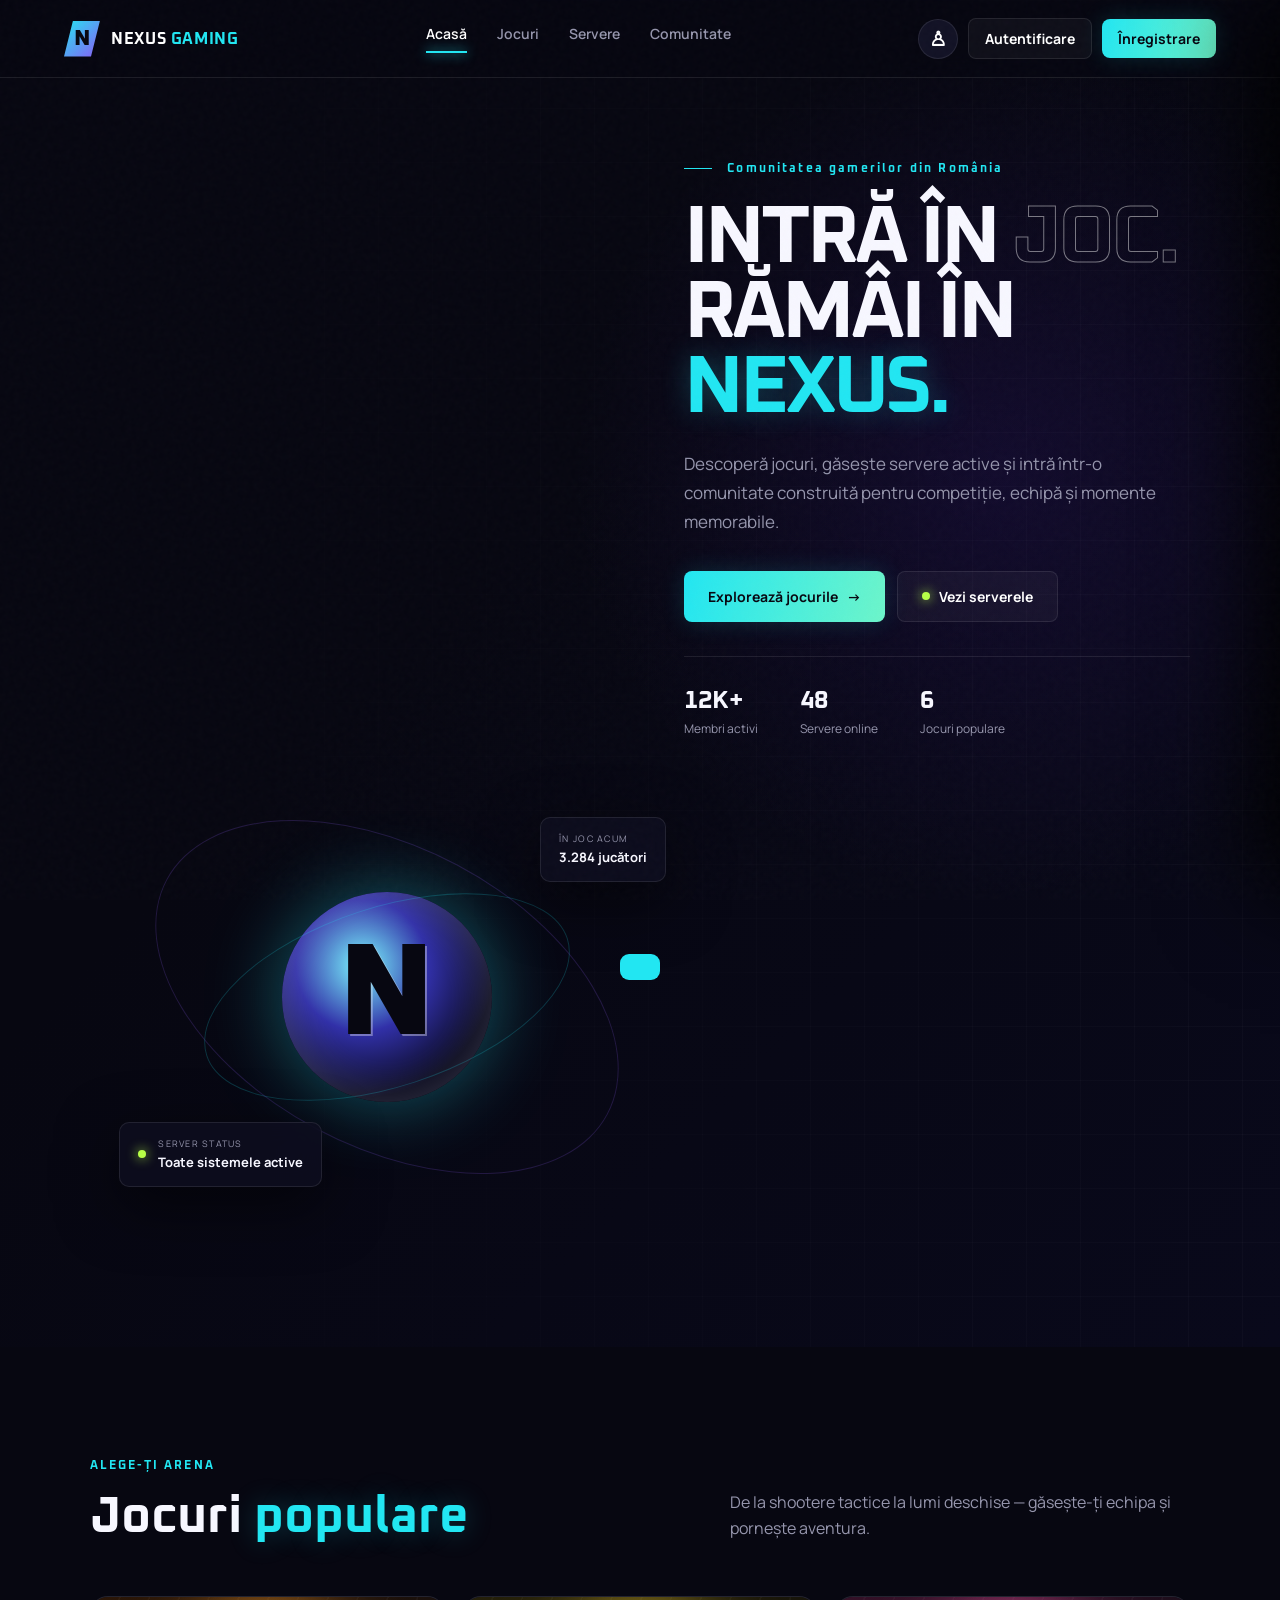
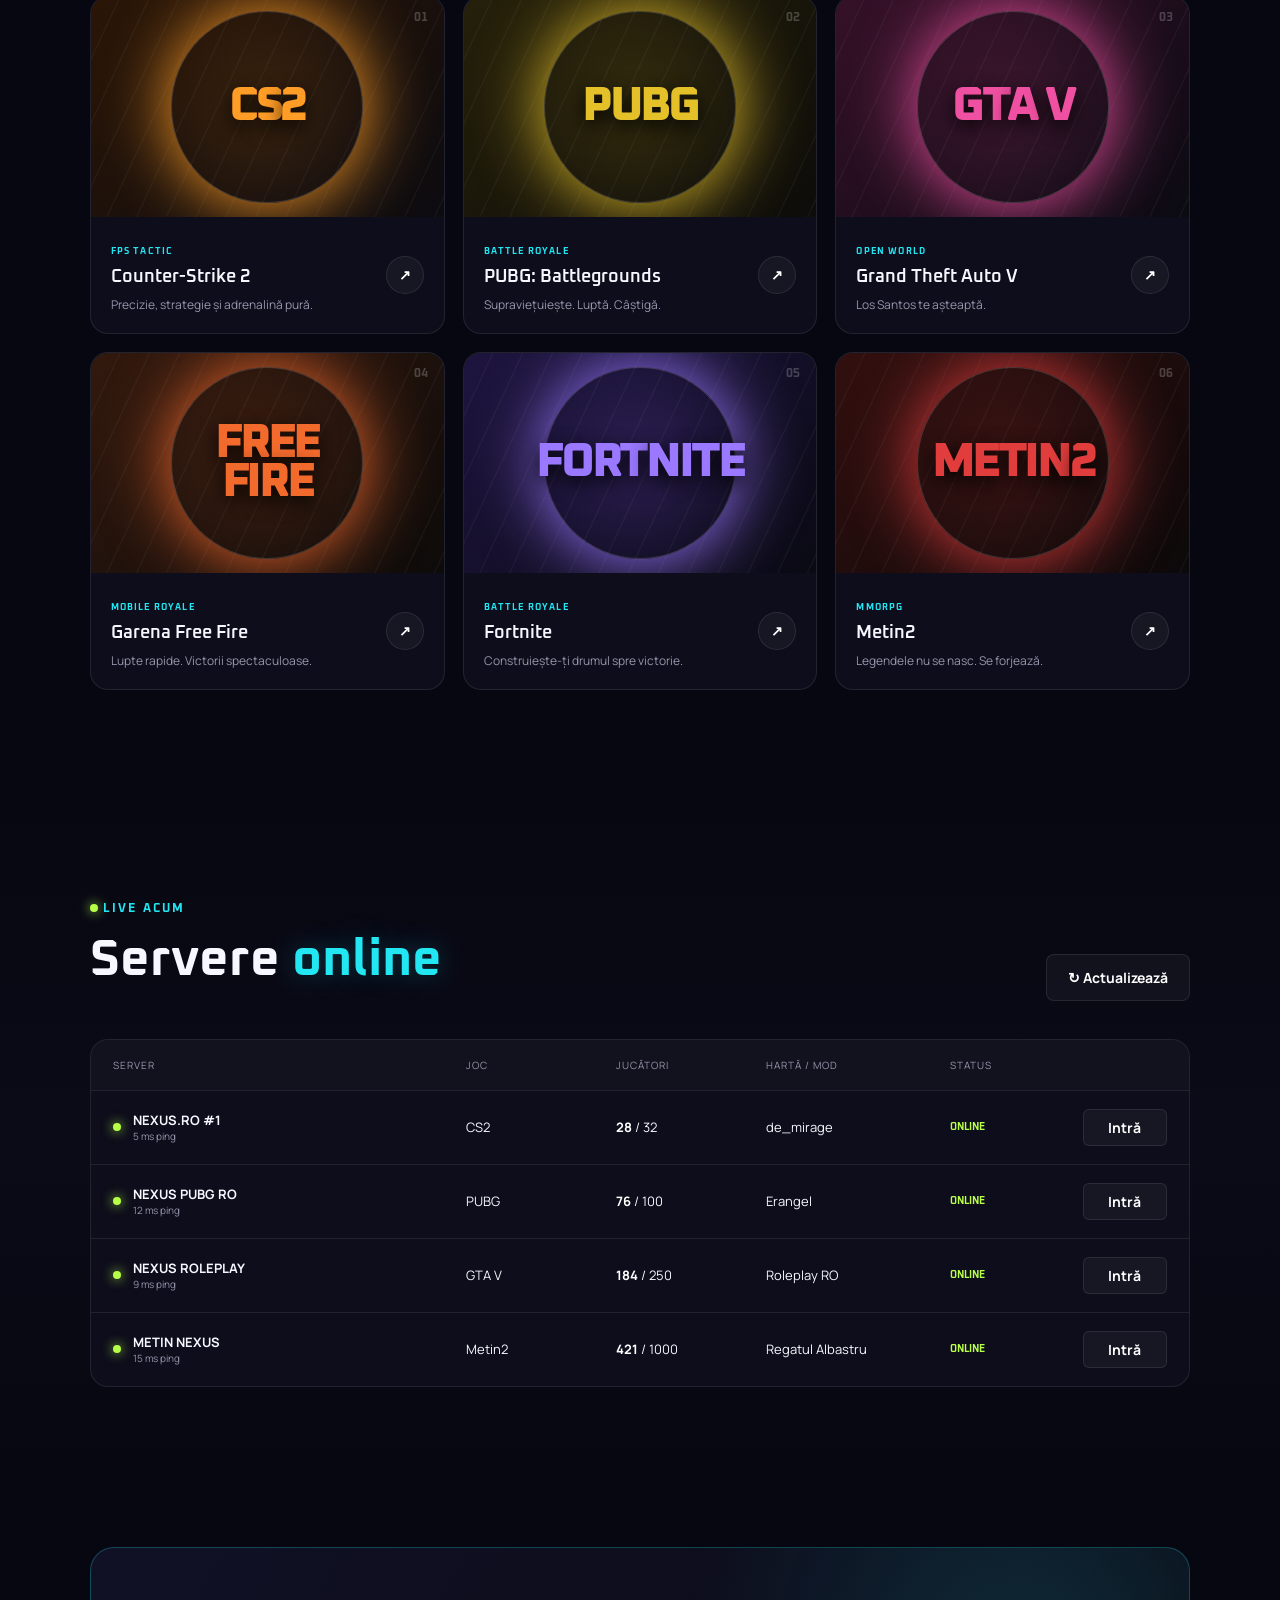
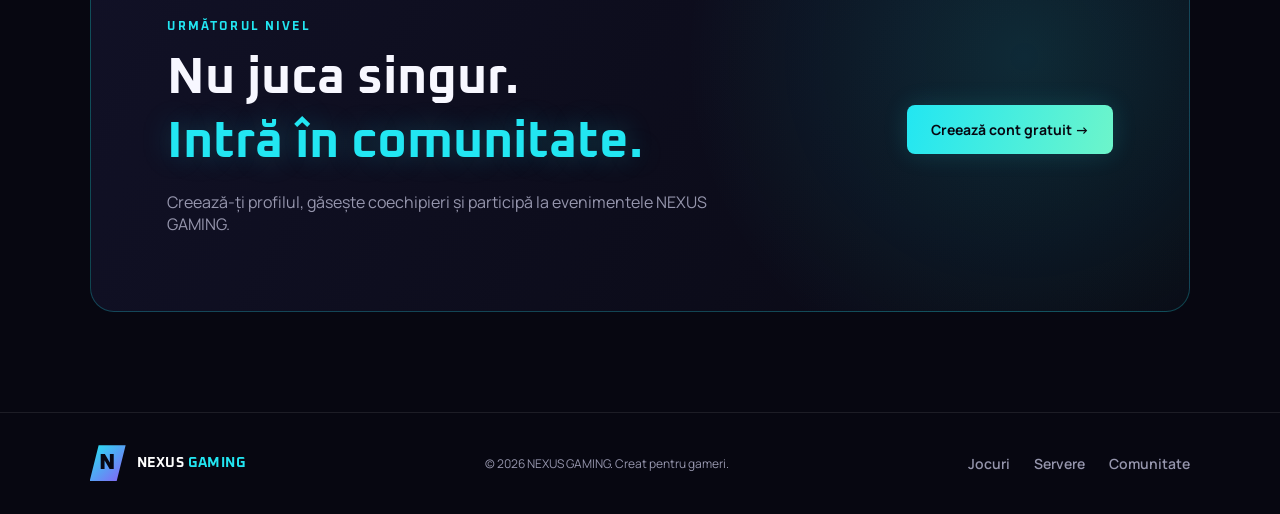
<file: index.html>
<!doctype html>
<html lang="ro">
<head>
  <meta charset="UTF-8">
  <meta name="viewport" content="width=device-width, initial-scale=1.0">
  <meta name="theme-color" content="#070711">
  <meta name="description" content="NEXUS GAMING — comunitatea românească pentru jocuri, servere și competiție.">
  <title>NEXUS GAMING — Intră în joc</title>
  <link rel="preconnect" href="https://fonts.googleapis.com">
  <link rel="preconnect" href="https://fonts.gstatic.com" crossorigin>
  <link href="https://fonts.googleapis.com/css2?family=Manrope:wght@400;500;600;700;800&family=Oxanium:wght@500;600;700&display=swap" rel="stylesheet">
  <link rel="stylesheet" href="styles.css">
</head>
<body>
  <div class="noise"></div>
  <header class="site-header">
    <a class="brand" href="#acasa" aria-label="NEXUS GAMING — Acasă"><span class="brand-mark">N</span><span>NEXUS <b>GAMING</b></span></a>
    <button class="menu-toggle" aria-label="Deschide meniul" aria-expanded="false">☰</button>
    <nav class="main-nav" aria-label="Navigație principală">
      <a class="active" href="#acasa">Acasă</a><a href="#jocuri">Jocuri</a><a href="#servere">Servere</a><a href="#comunitate">Comunitate</a>
    </nav>
    <div class="header-actions">
      <button class="icon-btn" id="profileBtn" aria-label="Deschide profilul">♙</button>
      <a class="btn btn-small btn-ghost" href="auth.html">Autentificare</a>
      <a class="btn btn-small btn-primary" href="auth.html#register">Înregistrare</a>
    </div>
  </header>

  <main>
    <section class="hero" id="acasa">
      <div class="hero-glow"></div>
      <div class="hero-copy">
        <p class="eyebrow"><span></span> Comunitatea gamerilor din România</p>
        <h1>INTRĂ ÎN <em>JOC.</em><br>RĂMÂI ÎN <span>NEXUS.</span></h1>
        <p class="hero-text">Descoperă jocuri, găsește servere active și intră într-o comunitate construită pentru competiție, echipă și momente memorabile.</p>
        <div class="hero-actions">
          <a class="btn btn-primary btn-large" href="#jocuri">Explorează jocurile <span>→</span></a>
          <a class="btn btn-ghost btn-large" href="#servere"><span class="pulse-dot"></span> Vezi serverele</a>
        </div>
        <div class="hero-stats"><div><strong>12K+</strong><span>Membri activi</span></div><div><strong>48</strong><span>Servere online</span></div><div><strong>6</strong><span>Jocuri populare</span></div></div>
      </div>
      <div class="hero-visual" aria-hidden="true">
        <div class="orbit orbit-one"></div><div class="orbit orbit-two"></div>
        <div class="core"><span>N</span></div>
        <div class="floating-card fc-one"><small>ÎN JOC ACUM</small><strong>3.284 jucători</strong></div>
        <div class="floating-card fc-two"><span class="live"></span><div><small>SERVER STATUS</small><strong>Toate sistemele active</strong></div></div>
      </div>
    </section>

    <section class="section" id="jocuri">
      <div class="section-head"><div><p class="eyebrow">ALEGE-ȚI ARENA</p><h2>Jocuri <span>populare</span></h2></div><p>De la shootere tactice la lumi deschise — găsește-ți echipa și pornește aventura.</p></div>
      <div class="games-grid">
        <article class="game-card featured" data-game="CS2"><div class="game-art art-cs2"><span class="game-index">01</span><div class="art-title">CS<span>2</span></div></div><div class="game-info"><div><span class="tag">FPS TACTIC</span><h3>Counter-Strike 2</h3><p>Precizie, strategie și adrenalină pură.</p></div><button class="round-btn" aria-label="Vezi Counter-Strike 2">↗</button></div></article>
        <article class="game-card" data-game="PUBG"><div class="game-art art-pubg"><span class="game-index">02</span><div class="art-title">PUBG</div></div><div class="game-info"><div><span class="tag">BATTLE ROYALE</span><h3>PUBG: Battlegrounds</h3><p>Supraviețuiește. Luptă. Câștigă.</p></div><button class="round-btn" aria-label="Vezi PUBG">↗</button></div></article>
        <article class="game-card" data-game="GTA V"><div class="game-art art-gta"><span class="game-index">03</span><div class="art-title">GT<span>A</span> V</div></div><div class="game-info"><div><span class="tag">OPEN WORLD</span><h3>Grand Theft Auto V</h3><p>Los Santos te așteaptă.</p></div><button class="round-btn" aria-label="Vezi GTA V">↗</button></div></article>
        <article class="game-card" data-game="Free Fire"><div class="game-art art-ff"><span class="game-index">04</span><div class="art-title">FREE<br><span>FIRE</span></div></div><div class="game-info"><div><span class="tag">MOBILE ROYALE</span><h3>Garena Free Fire</h3><p>Lupte rapide. Victorii spectaculoase.</p></div><button class="round-btn" aria-label="Vezi Free Fire">↗</button></div></article>
        <article class="game-card" data-game="Fortnite"><div class="game-art art-fortnite"><span class="game-index">05</span><div class="art-title">FORT<span>NITE</span></div></div><div class="game-info"><div><span class="tag">BATTLE ROYALE</span><h3>Fortnite</h3><p>Construiește-ți drumul spre victorie.</p></div><button class="round-btn" aria-label="Vezi Fortnite">↗</button></div></article>
        <article class="game-card" data-game="Metin2"><div class="game-art art-metin"><span class="game-index">06</span><div class="art-title">METIN<span>2</span></div></div><div class="game-info"><div><span class="tag">MMORPG</span><h3>Metin2</h3><p>Legendele nu se nasc. Se forjează.</p></div><button class="round-btn" aria-label="Vezi Metin2">↗</button></div></article>
      </div>
    </section>

    <section class="section servers-section" id="servere">
      <div class="section-head"><div><p class="eyebrow"><span class="pulse-dot"></span> LIVE ACUM</p><h2>Servere <span>online</span></h2></div><button class="btn btn-ghost" id="refreshServers">↻ Actualizează</button></div>
      <div class="server-table">
        <div class="server-row table-head"><span>Server</span><span>Joc</span><span>Jucători</span><span>Hartă / Mod</span><span>Status</span><span></span></div>
        <div class="server-row"><div class="server-name"><i class="status-dot"></i><div><strong>NEXUS.RO #1</strong><small>5 ms ping</small></div></div><span>CS2</span><span><b>28</b> / 32</span><span>de_mirage</span><span class="status-online">ONLINE</span><button class="join-btn">Intră</button></div>
        <div class="server-row"><div class="server-name"><i class="status-dot"></i><div><strong>NEXUS PUBG RO</strong><small>12 ms ping</small></div></div><span>PUBG</span><span><b>76</b> / 100</span><span>Erangel</span><span class="status-online">ONLINE</span><button class="join-btn">Intră</button></div>
        <div class="server-row"><div class="server-name"><i class="status-dot"></i><div><strong>NEXUS ROLEPLAY</strong><small>9 ms ping</small></div></div><span>GTA V</span><span><b>184</b> / 250</span><span>Roleplay RO</span><span class="status-online">ONLINE</span><button class="join-btn">Intră</button></div>
        <div class="server-row"><div class="server-name"><i class="status-dot"></i><div><strong>METIN NEXUS</strong><small>15 ms ping</small></div></div><span>Metin2</span><span><b>421</b> / 1000</span><span>Regatul Albastru</span><span class="status-online">ONLINE</span><button class="join-btn">Intră</button></div>
      </div>
    </section>

    <section class="community" id="comunitate"><div><p class="eyebrow">URMĂTORUL NIVEL</p><h2>Nu juca singur.<br><span>Intră în comunitate.</span></h2><p>Creează-ți profilul, găsește coechipieri și participă la evenimentele NEXUS GAMING.</p></div><a class="btn btn-primary btn-large" href="auth.html#register">Creează cont gratuit →</a></section>
  </main>

  <footer><a class="brand" href="#acasa"><span class="brand-mark">N</span><span>NEXUS <b>GAMING</b></span></a><p>© 2026 NEXUS GAMING. Creat pentru gameri.</p><div><a href="#jocuri">Jocuri</a><a href="#servere">Servere</a><a href="#comunitate">Comunitate</a></div></footer>

  <div class="modal" id="authModal" aria-hidden="true"><div class="modal-backdrop" data-close></div><div class="modal-card" role="dialog" aria-modal="true" aria-labelledby="modalTitle"><button class="modal-close" data-close aria-label="Închide">×</button><span class="brand-mark modal-logo">N</span><p class="eyebrow" id="modalEyebrow">BINE AI REVENIT</p><h2 id="modalTitle">Intră în <span>NEXUS</span></h2><p id="modalText">Conectează-te pentru a continua aventura.</p><form id="authForm"><label id="nameField">Nume de utilizator<input name="username" autocomplete="username" placeholder="numele_tău"></label><label>Email<input type="email" required placeholder="gamer@email.ro"></label><label>Parolă<input type="password" required minlength="6" placeholder="••••••••"></label><button class="btn btn-primary" type="submit" id="submitAuth">Autentificare →</button></form><button class="switch-auth" id="switchAuth">Nu ai cont? <b>Înregistrează-te</b></button></div></div>

  <aside class="profile-panel" id="profilePanel" aria-hidden="true"><button class="modal-close" id="closeProfile" aria-label="Închide">×</button><div class="avatar">NR</div><p class="eyebrow">PROFIL JUCĂTOR</p><h2>NexusRookie</h2><span class="rank">NIVEL 12</span><div class="profile-stat"><span>XP până la nivelul următor</span><b>2.480 / 3.000</b><i><em></em></i></div><div class="profile-grid"><div><strong>38</strong><span>Meciuri</span></div><div><strong>14</strong><span>Victorii</span></div><div><strong>5</strong><span>Prieteni</span></div></div><button class="btn btn-ghost">Editează profilul</button></aside>
  <div class="toast" id="toast" role="status"></div>
  <script src="app.js"></script>
</body>
</html>
</file>
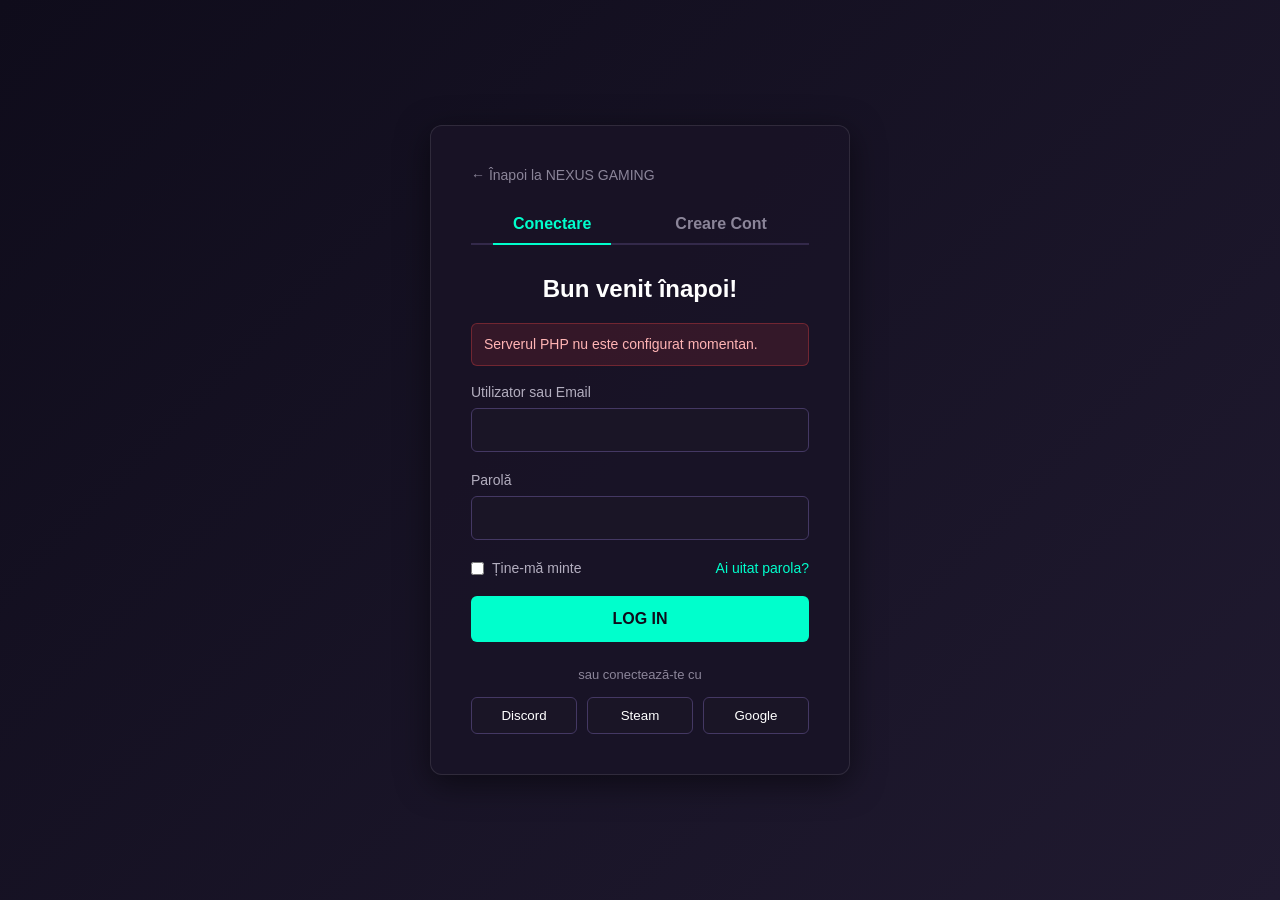
<file: auth.html>
<!DOCTYPE html>
<html lang="ro">
<head>
    <meta charset="UTF-8">
    <meta name="viewport" content="width=device-width, initial-scale=1.0">
    <title>Gaming Portal - Autentificare</title>
    <style>
        /* --- Stiluri Generale (Gaming/Dark Theme) --- */
        * {
            box-sizing: border-box;
            margin: 0;
            padding: 0;
            font-family: 'Segoe UI', Tahoma, Geneva, Verdana, sans-serif;
        }

        body {
            background: linear-gradient(135deg, #0f0c1b 0%, #201a30 100%);
            color: #ffffff;
            display: flex;
            justify-content: center;
            align-items: center;
            min-height: 100vh;
        }

        .container {
            background: rgba(25, 20, 38, 0.95);
            padding: 40px;
            border-radius: 12px;
            box-shadow: 0 8px 32px 0 rgba(0, 0, 0, 0.5);
            border: 1px solid rgba(255, 255, 255, 0.1);
            width: 100%;
            max-width: 420px;
        }

        .back-home {
            display: inline-block;
            margin-bottom: 22px;
            color: #8b8599;
            text-decoration: none;
            font-size: 14px;
        }

        .back-home:hover { color: #00ffcc; }

        /* --- Navigare între Conectare și Înregistrare --- */
        .tabs {
            display: flex;
            justify-content: space-around;
            margin-bottom: 30px;
            border-bottom: 2px solid #33294a;
        }

        .tab {
            padding: 10px 20px;
            cursor: pointer;
            font-weight: bold;
            color: #8b8599;
            transition: 0.3s;
        }

        .tab.active, .tab:hover {
            color: #00ffcc;
            border-bottom: 2px solid #00ffcc;
            margin-bottom: -2px;
        }

        /* --- Structura Formularelor --- */
        .form-panel {
            display: none;
        }

        .form-panel.active {
            display: block;
        }

        h2 {
            margin-bottom: 20px;
            font-size: 24px;
            text-align: center;
            color: #ffffff;
        }

        .input-group {
            margin-bottom: 20px;
        }

        .input-group label {
            display: block;
            margin-bottom: 8px;
            font-size: 14px;
            color: #b3aebf;
        }

        .input-group input[type="text"],
        .input-group input[type="email"],
        .input-group input[type="password"] {
            width: 100%;
            padding: 12px;
            background: #1a1526;
            border: 1px solid #443863;
            border-radius: 6px;
            color: #fff;
            font-size: 16px;
            transition: 0.3s;
        }

        .input-group input:focus {
            outline: none;
            border-color: #00ffcc;
            box-shadow: 0 0 8px rgba(0, 255, 204, 0.2);
        }

        /* --- Opțiuni Suplimentare (Remember me / Forgot pass) --- */
        .form-options {
            display: flex;
            justify-content: space-between;
            align-items: center;
            font-size: 14px;
            margin-bottom: 20px;
            color: #b3aebf;
        }

        .form-options a {
            color: #00ffcc;
            text-decoration: none;
        }

        .form-options a:hover {
            text-decoration: underline;
        }

        .checkbox-container {
            display: flex;
            align-items: center;
            gap: 8px;
            cursor: pointer;
        }

        /* --- Butoane --- */
        .btn-submit {
            width: 100%;
            padding: 14px;
            background: #00ffcc;
            color: #0f0c1b;
            border: none;
            border-radius: 6px;
            font-size: 16px;
            font-weight: bold;
            cursor: pointer;
            transition: 0.3s;
        }

        .btn-submit:hover {
            background: #00ccaa;
            box-shadow: 0 0 15px rgba(0, 255, 204, 0.4);
        }

        /* --- Autentificare Socială (Butoane Rapide) --- */
        .social-login {
            margin-top: 25px;
            text-align: center;
        }

        .social-login p {
            font-size: 13px;
            color: #8b8599;
            margin-bottom: 15px;
            position: relative;
        }

        .social-buttons {
            display: flex;
            gap: 10px;
        }

        .btn-social {
            flex: 1;
            padding: 10px;
            border-radius: 6px;
            border: 1px solid #443863;
            background: #1a1526;
            color: #fff;
            cursor: pointer;
            font-weight: 500;
            transition: 0.3s;
        }

        .btn-social:hover {
            background: #251e36;
            border-color: #8b8599;
        }

        .form-message {
            display: none;
            margin: 0 0 18px;
            padding: 11px 12px;
            border-radius: 6px;
            font-size: 14px;
            line-height: 1.4;
        }

        .form-message.show { display: block; }
        .form-message.error { color: #ffb4b4; background: rgba(255, 70, 70, .12); border: 1px solid rgba(255, 70, 70, .3); }
        .form-message.success { color: #00ffcc; background: rgba(0, 255, 204, .08); border: 1px solid rgba(0, 255, 204, .25); }
        .btn-submit:disabled { opacity: .6; cursor: wait; }
    </style>
</head>
<body>

<div class="container">
    <a class="back-home" href="index.html">← Înapoi la NEXUS GAMING</a>
    <!-- Tab-uri de comutare -->
    <div class="tabs">
        <div class="tab active" onclick="switchForm('login')">Conectare</div>
        <div class="tab" onclick="switchForm('register')">Creare Cont</div>
    </div>

    <!-- PANOU CONECTARE -->
    <div id="login-panel" class="form-panel active">
        <h2>Bun venit înapoi!</h2>
        <div class="form-message" id="login-message" role="status"></div>
        <form id="login-form">
            <div class="input-group">
                <label for="login-username">Utilizator sau Email</label>
                <input type="text" id="login-username" name="identity" required autocomplete="username">
            </div>
            <div class="input-group">
                <label for="login-password">Parolă</label>
                <input type="password" id="login-password" name="password" required autocomplete="current-password">
            </div>
            <div class="form-options">
                <label class="checkbox-container">
                    <input type="checkbox"> Ține-mă minte
                </label>
                <a href="#">Ai uitat parola?</a>
            </div>
            <button type="submit" class="btn-submit">LOG IN</button>
        </form>
    </div>

    <!-- PANOU ÎNREGISTRARE -->
    <div id="register-panel" class="form-panel">
        <h2>Alătură-te comunității</h2>
        <div class="form-message" id="register-message" role="status"></div>
        <form id="register-form">
            <div class="input-group">
                <label for="reg-username">Nume Utilizator</label>
                <input type="text" id="reg-username" name="username" minlength="3" maxlength="24" pattern="[a-zA-Z0-9_]+" required autocomplete="username">
            </div>
            <div class="input-group">
                <label for="reg-email">Adresă de Email</label>
                <input type="email" id="reg-email" name="email" maxlength="190" required autocomplete="email">
            </div>
            <div class="input-group">
                <label for="reg-password">Parolă</label>
                <input type="password" id="reg-password" name="password" minlength="8" maxlength="72" required autocomplete="new-password">
            </div>
            <div class="form-options">
                <label class="checkbox-container">
                    <input type="checkbox" required> Accept Termenii și GDPR
                </label>
            </div>
            <button type="submit" class="btn-submit">CREEAZĂ CONT</button>
        </form>
    </div>

    <!-- Autentificare Socială Comună -->
    <div class="social-login">
        <p>sau conectează-te cu</p>
        <div class="social-buttons">
            <button class="btn-social">Discord</button>
            <button class="btn-social">Steam</button>
            <button class="btn-social">Google</button>
        </div>
    </div>
</div>

<!-- Script simplu pentru schimbarea formularelor -->
<script>
    function switchForm(type) {
        const loginPanel = document.getElementById('login-panel');
        const registerPanel = document.getElementById('register-panel');
        const tabs = document.querySelectorAll('.tab');

        if (type === 'login') {
            loginPanel.classList.add('active');
            registerPanel.classList.remove('active');
            tabs[0].classList.add('active');
            tabs[1].classList.remove('active');
        } else {
            registerPanel.classList.add('active');
            loginPanel.classList.remove('active');
            tabs[1].classList.add('active');
            tabs[0].classList.remove('active');
        }
    }

    if (window.location.hash === '#register') {
        switchForm('register');
    }

    let csrfToken = '';

    async function loadCsrfToken() {
        const response = await fetch('api/csrf.php', { credentials: 'same-origin' });
        const data = await response.json();
        if (!response.ok || !data.csrf_token) throw new Error('Conexiunea nu este disponibilă.');
        csrfToken = data.csrf_token;
    }

    function showMessage(id, message, success = false) {
        const element = document.getElementById(id);
        element.textContent = message;
        element.className = `form-message show ${success ? 'success' : 'error'}`;
    }

    async function submitForm(form, endpoint, messageId) {
        const button = form.querySelector('.btn-submit');
        button.disabled = true;
        const originalText = button.textContent;
        button.textContent = 'SE PROCESEAZĂ...';
        try {
            if (!csrfToken) await loadCsrfToken();
            const payload = Object.fromEntries(new FormData(form));
            payload.csrf_token = csrfToken;
            const response = await fetch(`api/${endpoint}.php`, {
                method: 'POST',
                credentials: 'same-origin',
                headers: { 'Content-Type': 'application/json' },
                body: JSON.stringify(payload)
            });
            const data = await response.json();
            if (!response.ok) throw new Error(data.message || 'A apărut o eroare.');
            showMessage(messageId, data.message, true);
            form.reset();
            setTimeout(() => window.location.href = 'index.html', 900);
        } catch (error) {
            showMessage(messageId, error.message);
        } finally {
            button.disabled = false;
            button.textContent = originalText;
        }
    }

    document.getElementById('login-form').addEventListener('submit', event => {
        event.preventDefault();
        submitForm(event.currentTarget, 'login', 'login-message');
    });

    document.getElementById('register-form').addEventListener('submit', event => {
        event.preventDefault();
        submitForm(event.currentTarget, 'register', 'register-message');
    });

    loadCsrfToken().catch(() => {
        showMessage('login-message', 'Serverul PHP nu este configurat momentan.');
    });
</script>

</body>
</html>
</file>
<file: styles.css>
:root{--bg:#070711;--surface:#0d0d1b;--surface-2:#121225;--text:#f7f7ff;--muted:#9696ad;--cyan:#22e6f2;--violet:#8b5cf6;--lime:#b8ff47;--line:rgba(255,255,255,.09);--radius:18px}*{box-sizing:border-box}html{scroll-behavior:smooth}body{margin:0;background:var(--bg);color:var(--text);font-family:Manrope,sans-serif;overflow-x:hidden}.noise{position:fixed;inset:0;pointer-events:none;opacity:.035;z-index:99;background-image:url("data:image/svg+xml,%3Csvg viewBox='0 0 180 180' xmlns='http://www.w3.org/2000/svg'%3E%3Cfilter id='n'%3E%3CfeTurbulence type='fractalNoise' baseFrequency='.9' numOctaves='2' stitchTiles='stitch'/%3E%3C/filter%3E%3Crect width='100%25' height='100%25' filter='url(%23n)' opacity='.6'/%3E%3C/svg%3E")}.site-header{height:78px;padding:0 5vw;display:flex;align-items:center;gap:40px;position:fixed;inset:0 0 auto;z-index:50;background:rgba(7,7,17,.78);backdrop-filter:blur(18px);border-bottom:1px solid var(--line)}.brand{display:flex;align-items:center;gap:11px;color:#fff;text-decoration:none;font-family:Oxanium,sans-serif;font-weight:700;letter-spacing:.04em;white-space:nowrap}.brand b,.brand span span{color:var(--cyan)}.brand-mark{width:36px;height:36px;display:grid;place-items:center;clip-path:polygon(25% 0,100% 0,75% 100%,0 100%);background:linear-gradient(135deg,var(--cyan),var(--violet));color:#080812;font:800 22px Oxanium}.main-nav{display:flex;gap:30px;margin:auto}.main-nav a,footer a{color:var(--muted);text-decoration:none;font-size:14px;font-weight:600;transition:.2s}.main-nav a:hover,.main-nav a.active,footer a:hover{color:#fff}.main-nav a.active:after{content:"";display:block;height:2px;margin-top:8px;background:var(--cyan);box-shadow:0 0 12px var(--cyan)}.header-actions{display:flex;align-items:center;gap:10px}.btn,.icon-btn,.round-btn,.join-btn,.menu-toggle,.switch-auth{font:700 14px Manrope;border:0;cursor:pointer;transition:.22s}.btn{display:inline-flex;align-items:center;justify-content:center;gap:9px;padding:13px 21px;border-radius:8px;text-decoration:none}.btn-small{padding:10px 16px}.btn-large{padding:15px 24px}.btn-primary{color:#070711;background:linear-gradient(105deg,var(--cyan),#6df5ca);box-shadow:0 0 25px rgba(34,230,242,.15)}.btn-primary:hover{transform:translateY(-2px);box-shadow:0 0 32px rgba(34,230,242,.35)}.btn-ghost{color:#fff;background:rgba(255,255,255,.04);border:1px solid var(--line)}.btn-ghost:hover{border-color:var(--cyan);color:var(--cyan)}.icon-btn{width:40px;height:40px;border-radius:50%;background:var(--surface-2);color:#fff;border:1px solid var(--line);font-size:20px}.menu-toggle{display:none;margin-left:auto;background:none;color:#fff;font-size:24px}.hero{min-height:760px;padding:150px 7vw 90px;display:grid;grid-template-columns:1.08fr .92fr;align-items:center;position:relative;overflow:hidden;background:radial-gradient(circle at 78% 35%,rgba(68,29,160,.18),transparent 32%),linear-gradient(135deg,#070711 40%,#09091b)}.hero:before{content:"";position:absolute;inset:0;background-image:linear-gradient(rgba(255,255,255,.025) 1px,transparent 1px),linear-gradient(90deg,rgba(255,255,255,.025) 1px,transparent 1px);background-size:54px 54px;mask-image:linear-gradient(to right,transparent,black)}.hero-copy{position:relative;z-index:2;max-width:760px}.eyebrow{font:700 12px Oxanium;color:var(--cyan);letter-spacing:.18em}.eyebrow>span:not(.pulse-dot){display:inline-block;width:28px;height:1px;background:var(--cyan);vertical-align:middle;margin-right:10px}.hero h1{font:700 clamp(48px,6.3vw,94px)/.93 Oxanium;margin:24px 0;letter-spacing:-.05em}.hero h1 em{font-style:normal;color:transparent;-webkit-text-stroke:1px rgba(255,255,255,.45)}.hero h1>span,h2 span{color:var(--cyan);text-shadow:0 0 28px rgba(34,230,242,.25)}.hero-text{font-size:17px;line-height:1.7;color:var(--muted);max-width:630px}.hero-actions{display:flex;gap:12px;margin:34px 0}.pulse-dot,.live,.status-dot{width:8px;height:8px;border-radius:50%;display:inline-block;background:var(--lime);box-shadow:0 0 12px var(--lime)}.hero-stats{display:flex;gap:42px;padding-top:28px;border-top:1px solid var(--line);max-width:570px}.hero-stats div{display:flex;flex-direction:column}.hero-stats strong{font:700 25px Oxanium}.hero-stats span{color:var(--muted);font-size:12px;margin-top:4px}.hero-visual{position:relative;height:520px;display:grid;place-items:center}.core{width:210px;height:210px;border-radius:50%;display:grid;place-items:center;background:radial-gradient(circle at 38% 35%,#7dfaff,#3130a8 35%,#09091d 70%);box-shadow:0 0 75px rgba(34,230,242,.38),inset 0 0 45px rgba(255,255,255,.18);animation:float 5s ease-in-out infinite}.core span{font:800 130px Oxanium;color:#070711;text-shadow:2px 2px 0 rgba(255,255,255,.35)}.orbit{position:absolute;border:1px solid rgba(34,230,242,.2);border-radius:50%;transform:rotate(-18deg)}.orbit-one{width:380px;height:180px}.orbit-two{width:500px;height:300px;border-color:rgba(139,92,246,.2);transform:rotate(28deg)}.floating-card{position:absolute;padding:14px 18px;background:rgba(14,14,32,.8);backdrop-filter:blur(12px);border:1px solid var(--line);border-radius:10px;box-shadow:0 18px 60px #0008}.floating-card small{display:block;color:var(--muted);font-size:9px;letter-spacing:.14em}.floating-card strong{font-size:13px}.fc-one{top:80px;right:3%}.fc-two{bottom:70px;left:5%;display:flex;align-items:center;gap:12px}.section{padding:100px 7vw;max-width:1600px;margin:auto}.section-head{display:flex;align-items:end;justify-content:space-between;gap:40px;margin-bottom:38px}.section-head h2,.community h2{font:700 clamp(35px,4vw,58px) Oxanium;margin:8px 0}.section-head>p{color:var(--muted);max-width:460px;line-height:1.6}.games-grid{display:grid;grid-template-columns:repeat(3,1fr);gap:18px}.game-card{background:var(--surface);border:1px solid var(--line);border-radius:var(--radius);overflow:hidden;transition:.25s;cursor:pointer}.game-card:hover{transform:translateY(-6px);border-color:rgba(34,230,242,.45);box-shadow:0 20px 55px #0008}.game-art{height:220px;position:relative;display:grid;place-items:center;overflow:hidden}.game-art:before,.game-art:after{content:"";position:absolute}.game-art:before{inset:0;background:repeating-linear-gradient(115deg,transparent 0 25px,rgba(255,255,255,.035) 26px 27px)}.game-art:after{width:190px;height:190px;border:1px solid rgba(255,255,255,.16);border-radius:50%;box-shadow:0 0 70px currentColor}.art-cs2{background:radial-gradient(circle,#ff9d2622,transparent 60%),linear-gradient(140deg,#2b1607,#0c0b10);color:#ff9d26}.art-pubg{background:radial-gradient(circle,#e4c02922,transparent 60%),linear-gradient(140deg,#25200a,#0d0c0a);color:#e4c029}.art-gta{background:radial-gradient(circle,#f050a122,transparent 60%),linear-gradient(140deg,#351128,#0b0b12);color:#f050a1}.art-ff{background:radial-gradient(circle,#f36a2d22,transparent 60%),linear-gradient(140deg,#32190e,#0d0b0a);color:#f36a2d}.art-fortnite{background:radial-gradient(circle,#8b5cf633,transparent 60%),linear-gradient(140deg,#1e1540,#0a0a13);color:#9a78ff}.art-metin{background:radial-gradient(circle,#e23d3d22,transparent 60%),linear-gradient(140deg,#32100f,#0c090a);color:#e23d3d}.art-title{font:800 48px/.8 Oxanium;z-index:2;letter-spacing:-.07em;text-align:center;text-shadow:0 6px 20px #000}.art-title span{color:currentColor}.game-index{position:absolute;top:14px;right:16px;color:#ffffff38;font:700 12px Oxanium}.game-info{padding:20px;display:flex;align-items:center;justify-content:space-between}.tag{font:700 9px Oxanium;color:var(--cyan);letter-spacing:.13em}.game-info h3{font:600 18px Oxanium;margin:7px 0}.game-info p{color:var(--muted);font-size:12px;margin:0}.round-btn{width:38px;height:38px;border-radius:50%;background:#ffffff0b;border:1px solid var(--line);color:#fff}.game-card:hover .round-btn{background:var(--cyan);color:#071014}.servers-section{background:linear-gradient(180deg,transparent,#0b0b18 50%,transparent)}.server-table{border:1px solid var(--line);border-radius:var(--radius);overflow:hidden;background:var(--surface)}.server-row{display:grid;grid-template-columns:2fr .8fr .8fr 1fr .7fr .5fr;align-items:center;gap:14px;padding:18px 22px;border-top:1px solid var(--line);font-size:13px}.table-head{border:0;background:#ffffff05;color:var(--muted);font-size:10px;text-transform:uppercase;letter-spacing:.1em}.server-name{display:flex;align-items:center;gap:12px}.server-name div{display:flex;flex-direction:column}.server-name small{color:var(--muted);font-size:10px}.server-row b{color:#fff}.status-online{color:var(--lime);font:700 10px Oxanium}.join-btn{padding:8px 13px;border-radius:6px;color:#fff;background:#ffffff0b;border:1px solid var(--line)}.join-btn:hover{color:#071014;background:var(--lime)}.community{margin:60px 7vw 100px;padding:60px 6vw;display:flex;justify-content:space-between;align-items:center;gap:40px;border:1px solid rgba(34,230,242,.25);border-radius:24px;background:radial-gradient(circle at 85% 30%,rgba(34,230,242,.14),transparent 35%),linear-gradient(120deg,#111126,#090913)}.community p:not(.eyebrow){color:var(--muted);max-width:600px}.community h2 span{color:var(--cyan)}footer{min-height:100px;padding:30px 7vw;border-top:1px solid var(--line);display:flex;justify-content:space-between;align-items:center;gap:30px;color:var(--muted);font-size:12px}footer div{display:flex;gap:24px}.modal{position:fixed;inset:0;z-index:100;display:none;place-items:center}.modal.open{display:grid}.modal-backdrop{position:absolute;inset:0;background:#020207d9;backdrop-filter:blur(8px)}.modal-card{position:relative;width:min(450px,calc(100vw - 30px));padding:38px;background:#101020;border:1px solid rgba(34,230,242,.25);border-radius:20px;box-shadow:0 30px 100px #000}.modal-close{position:absolute;right:16px;top:12px;color:var(--muted);background:none;border:0;font-size:28px;cursor:pointer}.modal-logo{margin-bottom:24px}.modal-card h2{font:700 32px Oxanium;margin:4px 0}.modal-card>p:not(.eyebrow){color:var(--muted);font-size:13px}.modal-card form{display:grid;gap:15px;margin-top:24px}.modal-card label{font-size:11px;font-weight:700;color:#c7c7d7}.modal-card input{width:100%;margin-top:7px;padding:13px;background:#080812;border:1px solid var(--line);border-radius:7px;color:#fff;outline:0}.modal-card input:focus{border-color:var(--cyan)}.switch-auth{width:100%;margin-top:18px;background:none;color:var(--muted)}.switch-auth b{color:var(--cyan)}.profile-panel{position:fixed;z-index:90;right:-390px;top:0;width:min(380px,100vw);height:100vh;padding:100px 30px 30px;background:#0d0d1b;border-left:1px solid var(--line);transition:.3s;box-shadow:-30px 0 90px #000}.profile-panel.open{right:0}.avatar{width:76px;height:76px;border-radius:18px;display:grid;place-items:center;background:linear-gradient(135deg,var(--violet),var(--cyan));color:#070711;font:800 24px Oxanium}.profile-panel h2{font:700 28px Oxanium;margin:4px 0}.rank{font:700 10px Oxanium;color:var(--lime)}.profile-stat{margin:30px 0;color:var(--muted);font-size:11px}.profile-stat b{float:right;color:#fff}.profile-stat i{display:block;height:6px;background:#222238;border-radius:9px;margin-top:12px;overflow:hidden}.profile-stat em{display:block;width:82%;height:100%;background:linear-gradient(90deg,var(--violet),var(--cyan))}.profile-grid{display:grid;grid-template-columns:repeat(3,1fr);gap:8px;margin-bottom:30px}.profile-grid div{padding:18px 4px;text-align:center;background:#ffffff06;border:1px solid var(--line);border-radius:9px}.profile-grid strong,.profile-grid span{display:block}.profile-grid strong{font:700 19px Oxanium}.profile-grid span{font-size:9px;color:var(--muted)}.toast{position:fixed;z-index:120;left:50%;bottom:-80px;transform:translateX(-50%);padding:13px 20px;border-radius:9px;background:var(--cyan);color:#061013;font-weight:800;font-size:13px;transition:.3s}.toast.show{bottom:28px}@keyframes float{50%{transform:translateY(-14px)}}@media(max-width:1050px){.main-nav{display:none}.header-actions .btn-ghost{display:none}.games-grid{grid-template-columns:repeat(2,1fr)}.hero{grid-template-columns:1fr}.hero-copy{padding-top:40px}.hero-visual{display:none}}@media(max-width:720px){.site-header{padding:0 18px}.menu-toggle{display:block}.main-nav.open{display:flex;position:absolute;top:78px;left:0;right:0;padding:20px;flex-direction:column;background:#0b0b18;border-bottom:1px solid var(--line)}.header-actions .btn{display:none}.hero{min-height:700px;padding:130px 20px 70px}.hero h1{font-size:49px}.hero-actions{flex-direction:column;align-items:stretch}.hero-stats{gap:15px;justify-content:space-between}.hero-stats strong{font-size:20px}.section{padding:75px 20px}.section-head{display:block}.games-grid{grid-template-columns:1fr}.game-art{height:190px}.server-table{background:none;border:0;display:grid;gap:12px}.table-head{display:none}.server-row{grid-template-columns:1fr 1fr;padding:17px;background:var(--surface);border:1px solid var(--line);border-radius:12px}.server-row>span:nth-of-type(2),.server-row>span:nth-of-type(3){display:none}.join-btn{justify-self:end}.community{margin:30px 20px 70px;padding:38px 25px;display:block}.community .btn{margin-top:20px}footer{flex-direction:column;text-align:center}.profile-panel{width:100%}}
</file>
